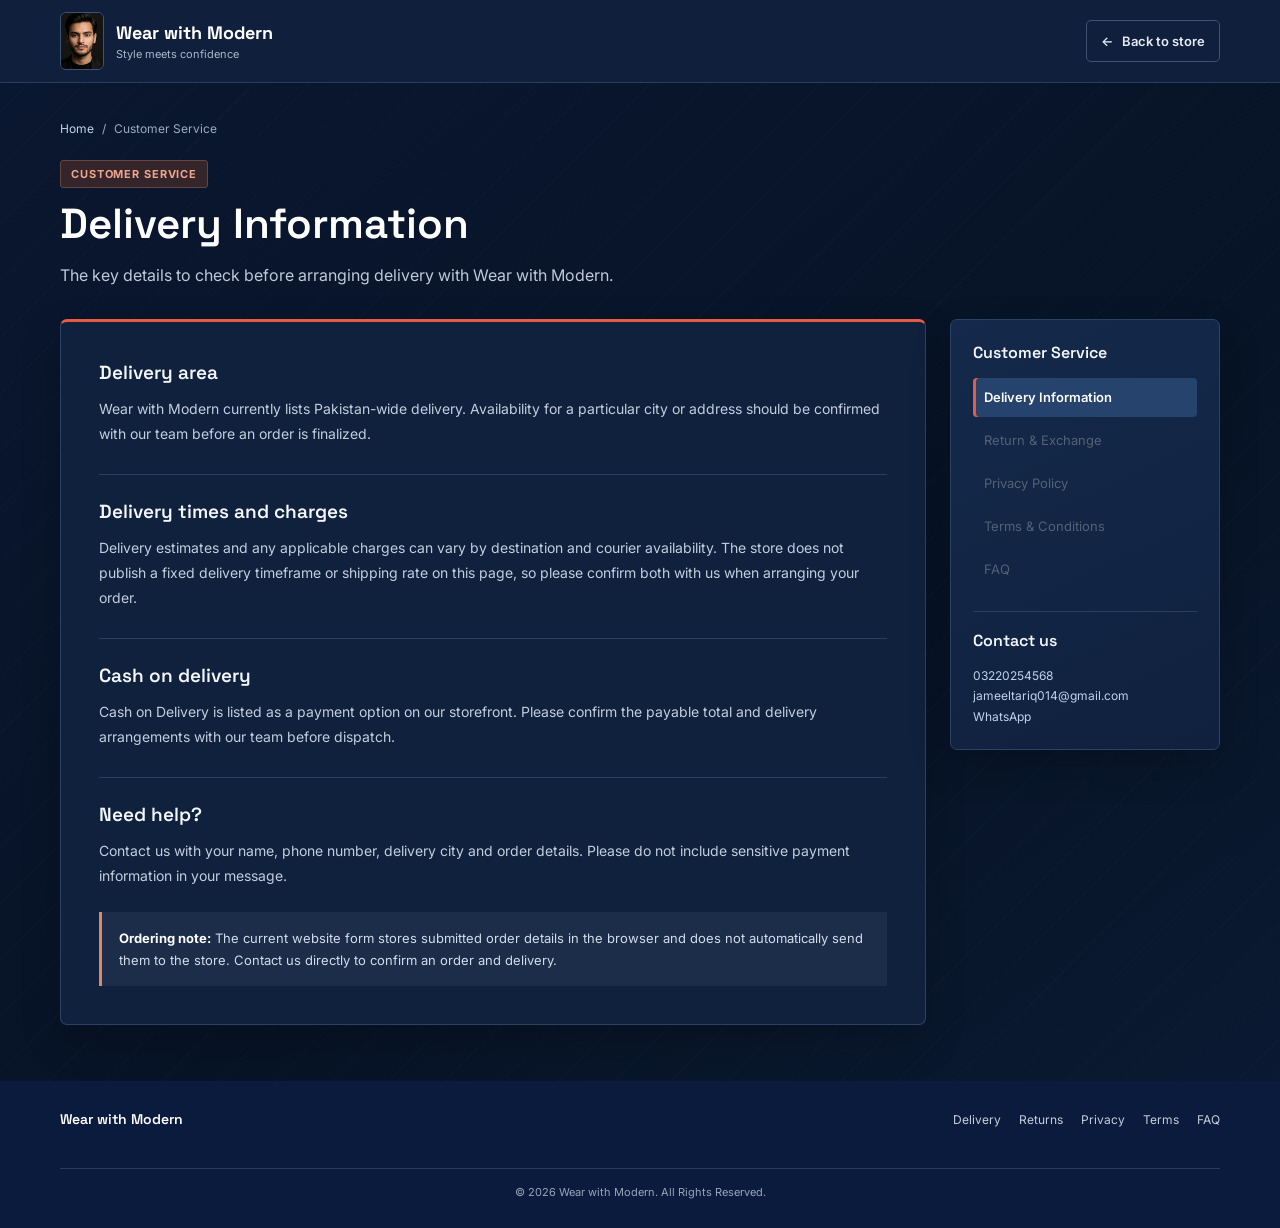
<file: delivery.html>
<!DOCTYPE html>
<html lang="en">
<head>
    <meta charset="UTF-8">
    <meta name="viewport" content="width=device-width, initial-scale=1.0">
    <meta name="description" content="Delivery information for Wear with Modern orders in Pakistan.">
    <title>Delivery Information | Wear with Modern</title>
    <link rel="preconnect" href="https://fonts.googleapis.com">
    <link rel="preconnect" href="https://fonts.gstatic.com" crossorigin>
    <link href="https://fonts.googleapis.com/css2?family=Inter:wght@400;500;600;700&family=Space+Grotesk:wght@500;600;700&display=swap" rel="stylesheet">
    <link rel="stylesheet" href="css/style.css">
    <link rel="stylesheet" href="css/service-pages.css">
</head>
<body class="service-page">
    <header class="service-header">
        <div class="service-header__inner">
            <a class="service-brand" href="index.html" aria-label="Wear with Modern home">
                <img src="assets/images/logo.jpeg" alt="">
                <span><span class="service-brand__name">Wear with Modern</span><span class="service-brand__tagline">Style meets confidence</span></span>
            </a>
            <a class="service-store-link" href="index.html"><span aria-hidden="true">&#8592;</span> Back to store</a>
        </div>
    </header>

    <main class="service-main">
        <nav class="service-breadcrumb" aria-label="Breadcrumb"><a href="index.html">Home</a><span aria-hidden="true">/</span><span>Customer Service</span></nav>
        <p class="service-eyebrow">Customer Service</p>
        <h1 class="service-title">Delivery Information</h1>
        <p class="service-lead">The key details to check before arranging delivery with Wear with Modern.</p>

        <div class="service-layout">
            <article class="service-article">
                <section>
                    <h2>Delivery area</h2>
                    <p>Wear with Modern currently lists Pakistan-wide delivery. Availability for a particular city or address should be confirmed with our team before an order is finalized.</p>
                </section>
                <section>
                    <h2>Delivery times and charges</h2>
                    <p>Delivery estimates and any applicable charges can vary by destination and courier availability. The store does not publish a fixed delivery timeframe or shipping rate on this page, so please confirm both with us when arranging your order.</p>
                </section>
                <section>
                    <h2>Cash on delivery</h2>
                    <p>Cash on Delivery is listed as a payment option on our storefront. Please confirm the payable total and delivery arrangements with our team before dispatch.</p>
                </section>
                <section>
                    <h2>Need help?</h2>
                    <p>Contact us with your name, phone number, delivery city and order details. Please do not include sensitive payment information in your message.</p>
                </section>
                <div class="service-callout"><strong>Ordering note:</strong> The current website form stores submitted order details in the browser and does not automatically send them to the store. Contact us directly to confirm an order and delivery.</div>
            </article>

            <aside class="service-sidebar" aria-label="Customer service navigation and contact details">
                <h2>Customer Service</h2>
                <nav class="service-nav" aria-label="Customer service pages">
                    <a href="delivery.html" aria-current="page">Delivery Information</a>
                    <a href="return.html">Return &amp; Exchange</a>
                    <a href="privacy.html">Privacy Policy</a>
                    <a href="terms.html">Terms &amp; Conditions</a>
                    <a href="faq.html">FAQ</a>
                </nav>
                <div class="service-sidebar__contact">
                    <h2>Contact us</h2>
                    <p><a href="tel:03220254568">03220254568</a><br><a href="mailto:jameeltariq014@gmail.com">jameeltariq014@gmail.com</a><br><a href="https://wa.me/923220254568" target="_blank" rel="noopener noreferrer">WhatsApp</a></p>
                </div>
            </aside>
        </div>
    </main>

    <footer class="service-footer">
        <div class="service-footer__inner">
            <a class="service-footer__brand" href="index.html">Wear with Modern</a>
            <nav class="service-footer__links" aria-label="Customer service pages"><a href="delivery.html">Delivery</a><a href="return.html">Returns</a><a href="privacy.html">Privacy</a><a href="terms.html">Terms</a><a href="faq.html">FAQ</a></nav>
        </div>
        <p class="service-copyright">&copy; 2026 Wear with Modern. All Rights Reserved.</p>
    </footer>
</body>
</html>
</file>
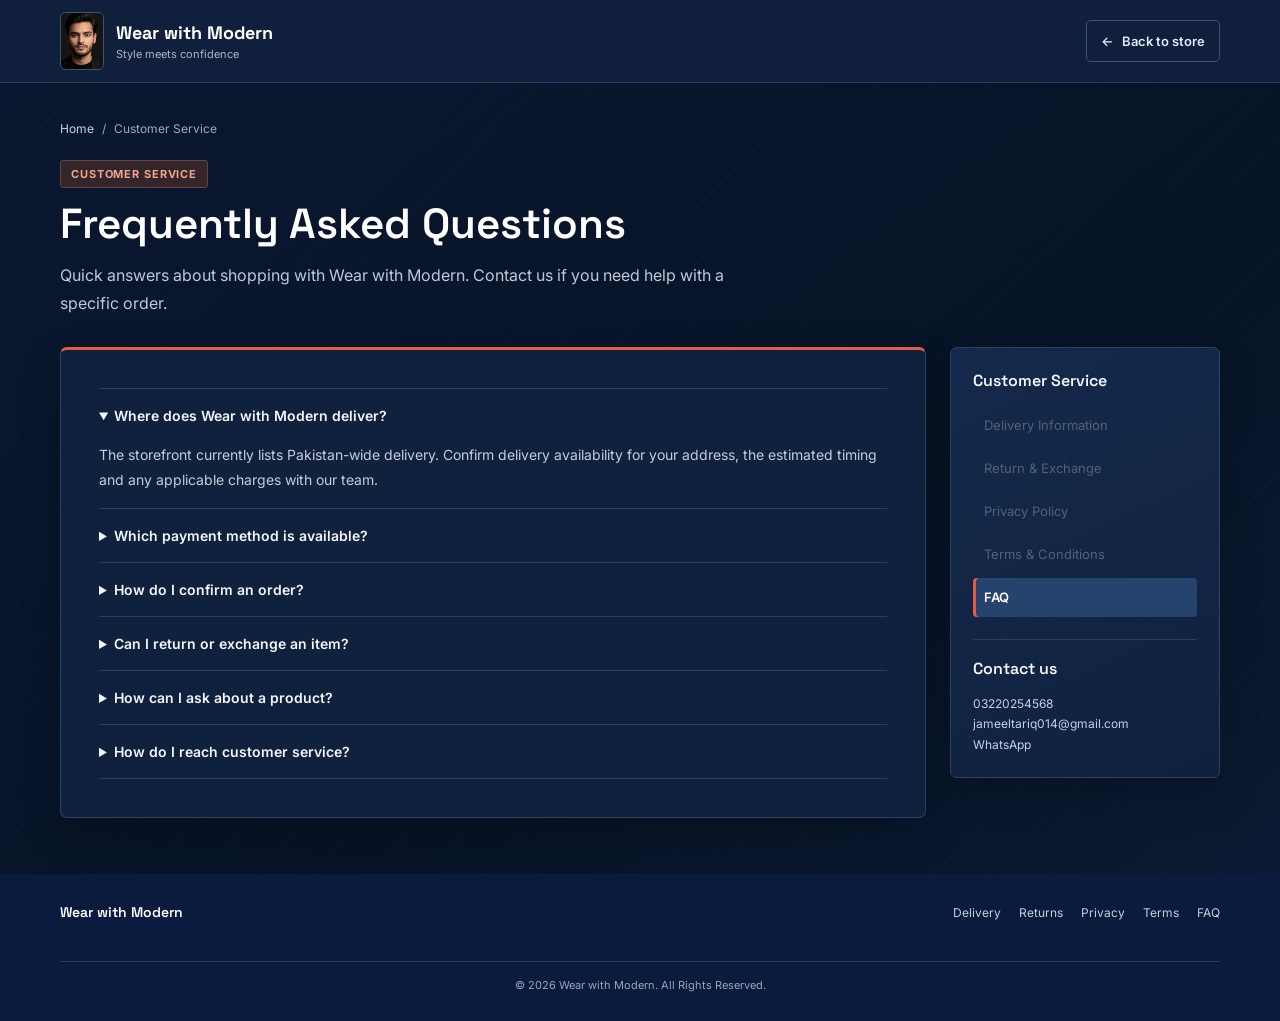
<file: faq.html>
<!DOCTYPE html>
<html lang="en">
<head>
    <meta charset="UTF-8">
    <meta name="viewport" content="width=device-width, initial-scale=1.0">
    <meta name="description" content="Frequently asked questions about Wear with Modern orders, delivery and returns.">
    <title>FAQ | Wear with Modern</title>
    <link rel="preconnect" href="https://fonts.googleapis.com">
    <link rel="preconnect" href="https://fonts.gstatic.com" crossorigin>
    <link href="https://fonts.googleapis.com/css2?family=Inter:wght@400;500;600;700&family=Space+Grotesk:wght@500;600;700&display=swap" rel="stylesheet">
    <link rel="stylesheet" href="css/style.css">
    <link rel="stylesheet" href="css/service-pages.css">
</head>
<body class="service-page">
    <header class="service-header">
        <div class="service-header__inner">
            <a class="service-brand" href="index.html" aria-label="Wear with Modern home">
                <img src="assets/images/logo.jpeg" alt="">
                <span><span class="service-brand__name">Wear with Modern</span><span class="service-brand__tagline">Style meets confidence</span></span>
            </a>
            <a class="service-store-link" href="index.html"><span aria-hidden="true">&#8592;</span> Back to store</a>
        </div>
    </header>

    <main class="service-main">
        <nav class="service-breadcrumb" aria-label="Breadcrumb"><a href="index.html">Home</a><span aria-hidden="true">/</span><span>Customer Service</span></nav>
        <p class="service-eyebrow">Customer Service</p>
        <h1 class="service-title">Frequently Asked Questions</h1>
        <p class="service-lead">Quick answers about shopping with Wear with Modern. Contact us if you need help with a specific order.</p>

        <div class="service-layout">
            <article class="service-article">
                <details open>
                    <summary>Where does Wear with Modern deliver?</summary>
                    <p>The storefront currently lists Pakistan-wide delivery. Confirm delivery availability for your address, the estimated timing and any applicable charges with our team.</p>
                </details>
                <details>
                    <summary>Which payment method is available?</summary>
                    <p>Cash on Delivery is listed on the storefront. Confirm the final payable amount and delivery arrangements before placing an order.</p>
                </details>
                <details>
                    <summary>How do I confirm an order?</summary>
                    <p>The current website form saves order details in the browser and does not automatically send them to the store. Contact us directly by phone, email or WhatsApp to arrange and confirm an order.</p>
                </details>
                <details>
                    <summary>Can I return or exchange an item?</summary>
                    <p>The store advertises a 7-day return policy. Contact us within 7 days of receiving your item. See <a href="return.html">Return &amp; Exchange</a> for the request steps and details that need to be confirmed.</p>
                </details>
                <details>
                    <summary>How can I ask about a product?</summary>
                    <p>Contact us with the product name and any relevant size or colour details. We can confirm current availability and product information.</p>
                </details>
                <details>
                    <summary>How do I reach customer service?</summary>
                    <p>Call <a href="tel:03220254568">03220254568</a>, email <a href="mailto:jameeltariq014@gmail.com">jameeltariq014@gmail.com</a>, or message us on <a href="https://wa.me/923220254568" target="_blank" rel="noopener noreferrer">WhatsApp</a>.</p>
                </details>
            </article>

            <aside class="service-sidebar" aria-label="Customer service navigation and contact details">
                <h2>Customer Service</h2>
                <nav class="service-nav" aria-label="Customer service pages">
                    <a href="delivery.html">Delivery Information</a>
                    <a href="return.html">Return &amp; Exchange</a>
                    <a href="privacy.html">Privacy Policy</a>
                    <a href="terms.html">Terms &amp; Conditions</a>
                    <a href="faq.html" aria-current="page">FAQ</a>
                </nav>
                <div class="service-sidebar__contact">
                    <h2>Contact us</h2>
                    <p><a href="tel:03220254568">03220254568</a><br><a href="mailto:jameeltariq014@gmail.com">jameeltariq014@gmail.com</a><br><a href="https://wa.me/923220254568" target="_blank" rel="noopener noreferrer">WhatsApp</a></p>
                </div>
            </aside>
        </div>
    </main>

    <footer class="service-footer">
        <div class="service-footer__inner">
            <a class="service-footer__brand" href="index.html">Wear with Modern</a>
            <nav class="service-footer__links" aria-label="Customer service pages"><a href="delivery.html">Delivery</a><a href="return.html">Returns</a><a href="privacy.html">Privacy</a><a href="terms.html">Terms</a><a href="faq.html">FAQ</a></nav>
        </div>
        <p class="service-copyright">&copy; 2026 Wear with Modern. All Rights Reserved.</p>
    </footer>
</body>
</html>
</file>
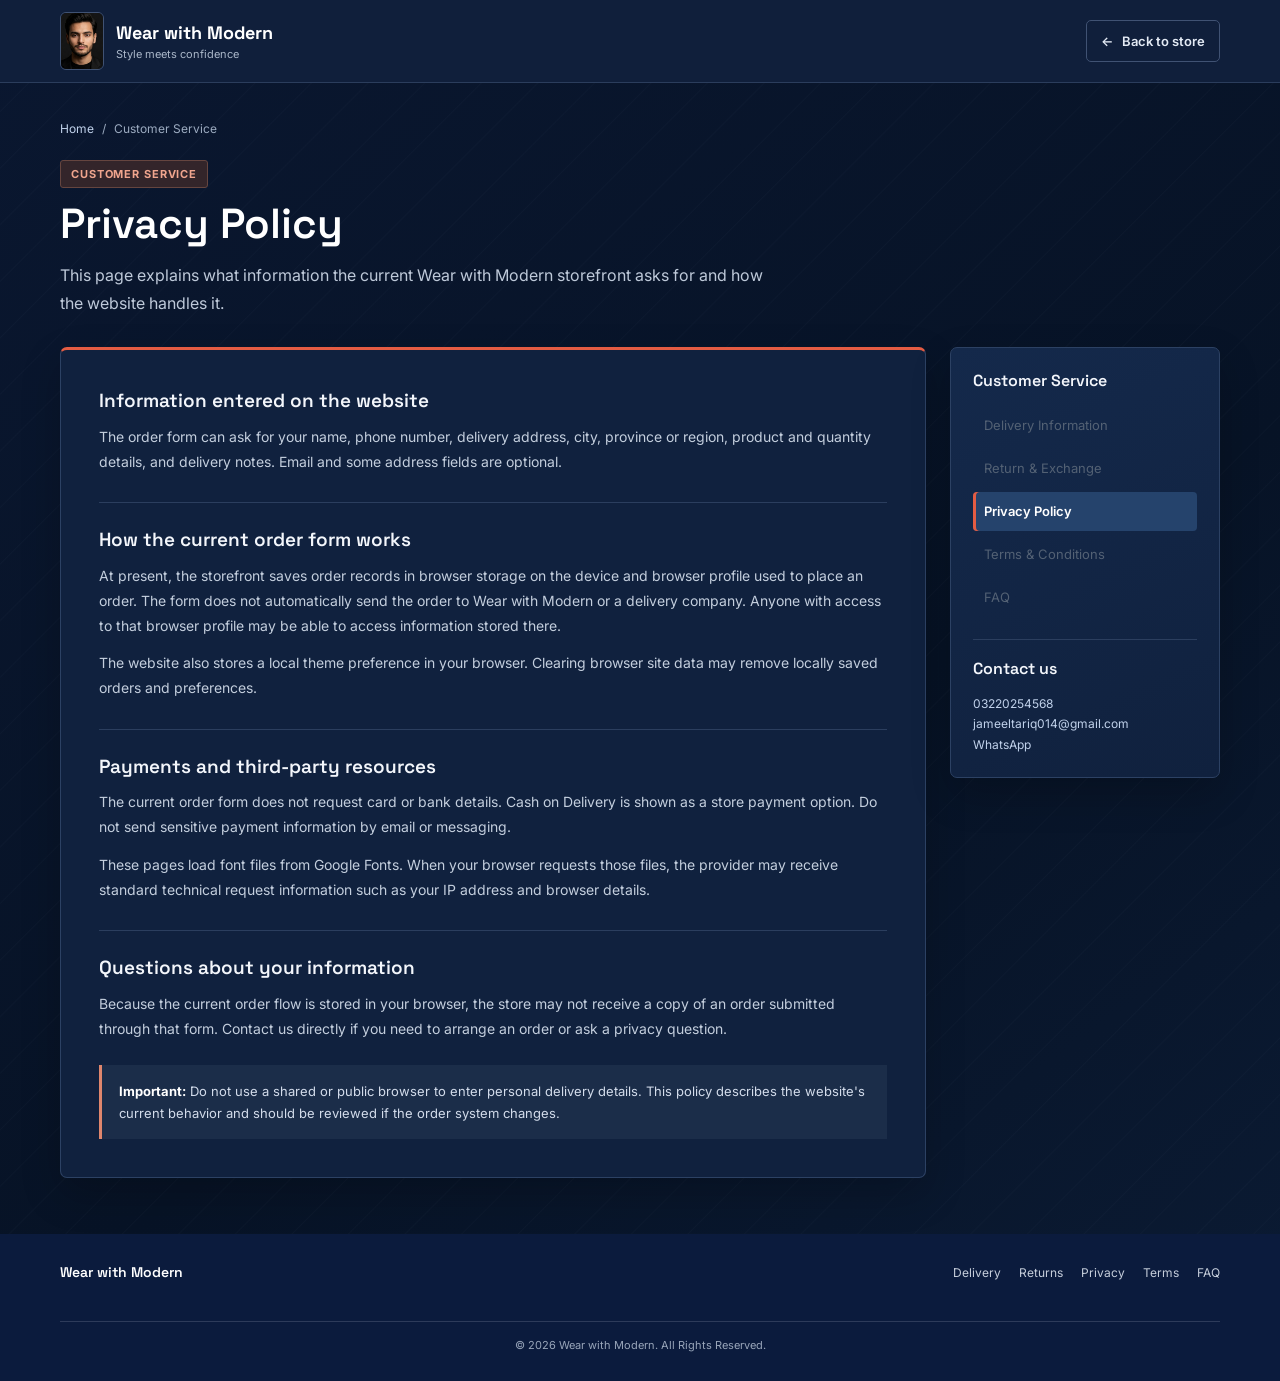
<file: privacy.html>
<!DOCTYPE html>
<html lang="en">
<head>
    <meta charset="UTF-8">
    <meta name="viewport" content="width=device-width, initial-scale=1.0">
    <meta name="description" content="How Wear with Modern handles information entered on this website.">
    <title>Privacy Policy | Wear with Modern</title>
    <link rel="preconnect" href="https://fonts.googleapis.com">
    <link rel="preconnect" href="https://fonts.gstatic.com" crossorigin>
    <link href="https://fonts.googleapis.com/css2?family=Inter:wght@400;500;600;700&family=Space+Grotesk:wght@500;600;700&display=swap" rel="stylesheet">
    <link rel="stylesheet" href="css/style.css">
    <link rel="stylesheet" href="css/service-pages.css">
</head>
<body class="service-page">
    <header class="service-header">
        <div class="service-header__inner">
            <a class="service-brand" href="index.html" aria-label="Wear with Modern home">
                <img src="assets/images/logo.jpeg" alt="">
                <span><span class="service-brand__name">Wear with Modern</span><span class="service-brand__tagline">Style meets confidence</span></span>
            </a>
            <a class="service-store-link" href="index.html"><span aria-hidden="true">&#8592;</span> Back to store</a>
        </div>
    </header>

    <main class="service-main">
        <nav class="service-breadcrumb" aria-label="Breadcrumb"><a href="index.html">Home</a><span aria-hidden="true">/</span><span>Customer Service</span></nav>
        <p class="service-eyebrow">Customer Service</p>
        <h1 class="service-title">Privacy Policy</h1>
        <p class="service-lead">This page explains what information the current Wear with Modern storefront asks for and how the website handles it.</p>

        <div class="service-layout">
            <article class="service-article">
                <section>
                    <h2>Information entered on the website</h2>
                    <p>The order form can ask for your name, phone number, delivery address, city, province or region, product and quantity details, and delivery notes. Email and some address fields are optional.</p>
                </section>
                <section>
                    <h2>How the current order form works</h2>
                    <p>At present, the storefront saves order records in browser storage on the device and browser profile used to place an order. The form does not automatically send the order to Wear with Modern or a delivery company. Anyone with access to that browser profile may be able to access information stored there.</p>
                    <p>The website also stores a local theme preference in your browser. Clearing browser site data may remove locally saved orders and preferences.</p>
                </section>
                <section>
                    <h2>Payments and third-party resources</h2>
                    <p>The current order form does not request card or bank details. Cash on Delivery is shown as a store payment option. Do not send sensitive payment information by email or messaging.</p>
                    <p>These pages load font files from Google Fonts. When your browser requests those files, the provider may receive standard technical request information such as your IP address and browser details.</p>
                </section>
                <section>
                    <h2>Questions about your information</h2>
                    <p>Because the current order flow is stored in your browser, the store may not receive a copy of an order submitted through that form. Contact us directly if you need to arrange an order or ask a privacy question.</p>
                </section>
                <div class="service-callout"><strong>Important:</strong> Do not use a shared or public browser to enter personal delivery details. This policy describes the website's current behavior and should be reviewed if the order system changes.</div>
            </article>

            <aside class="service-sidebar" aria-label="Customer service navigation and contact details">
                <h2>Customer Service</h2>
                <nav class="service-nav" aria-label="Customer service pages">
                    <a href="delivery.html">Delivery Information</a>
                    <a href="return.html">Return &amp; Exchange</a>
                    <a href="privacy.html" aria-current="page">Privacy Policy</a>
                    <a href="terms.html">Terms &amp; Conditions</a>
                    <a href="faq.html">FAQ</a>
                </nav>
                <div class="service-sidebar__contact">
                    <h2>Contact us</h2>
                    <p><a href="tel:03220254568">03220254568</a><br><a href="mailto:jameeltariq014@gmail.com">jameeltariq014@gmail.com</a><br><a href="https://wa.me/923220254568" target="_blank" rel="noopener noreferrer">WhatsApp</a></p>
                </div>
            </aside>
        </div>
    </main>

    <footer class="service-footer">
        <div class="service-footer__inner">
            <a class="service-footer__brand" href="index.html">Wear with Modern</a>
            <nav class="service-footer__links" aria-label="Customer service pages"><a href="delivery.html">Delivery</a><a href="return.html">Returns</a><a href="privacy.html">Privacy</a><a href="terms.html">Terms</a><a href="faq.html">FAQ</a></nav>
        </div>
        <p class="service-copyright">&copy; 2026 Wear with Modern. All Rights Reserved.</p>
    </footer>
</body>
</html>
</file>
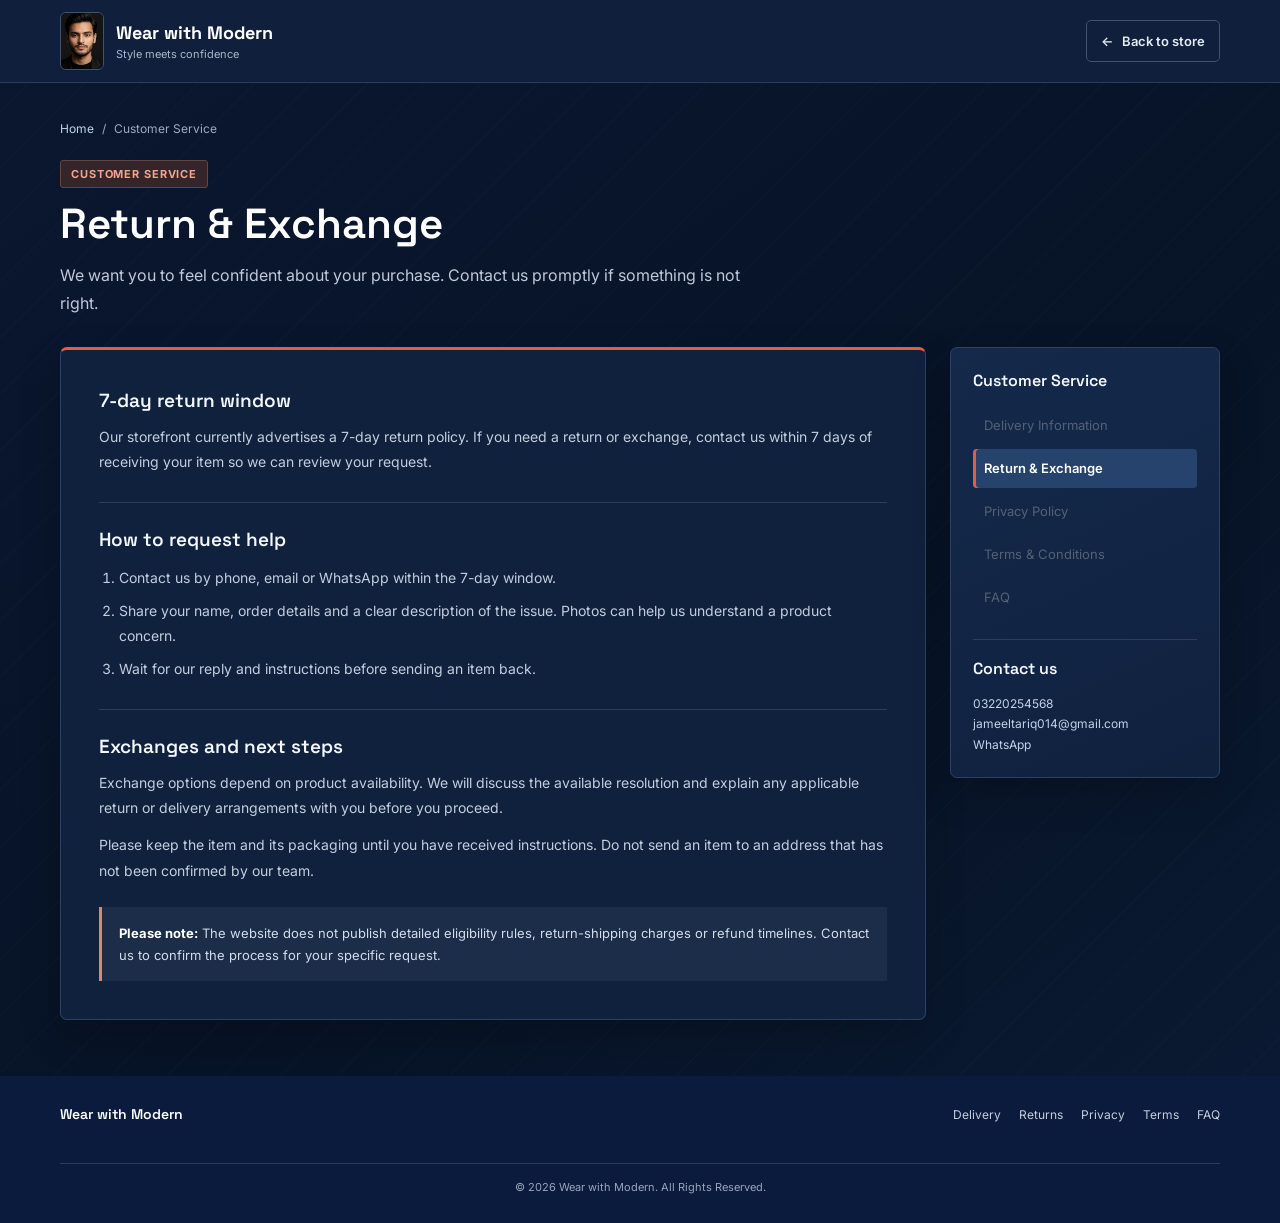
<file: return.html>
<!DOCTYPE html>
<html lang="en">
<head>
    <meta charset="UTF-8">
    <meta name="viewport" content="width=device-width, initial-scale=1.0">
    <meta name="description" content="Learn how to request a return or exchange from Wear with Modern.">
    <title>Return &amp; Exchange | Wear with Modern</title>
    <link rel="preconnect" href="https://fonts.googleapis.com">
    <link rel="preconnect" href="https://fonts.gstatic.com" crossorigin>
    <link href="https://fonts.googleapis.com/css2?family=Inter:wght@400;500;600;700&family=Space+Grotesk:wght@500;600;700&display=swap" rel="stylesheet">
    <link rel="stylesheet" href="css/style.css">
    <link rel="stylesheet" href="css/service-pages.css">
</head>
<body class="service-page">
    <header class="service-header">
        <div class="service-header__inner">
            <a class="service-brand" href="index.html" aria-label="Wear with Modern home">
                <img src="assets/images/logo.jpeg" alt="">
                <span><span class="service-brand__name">Wear with Modern</span><span class="service-brand__tagline">Style meets confidence</span></span>
            </a>
            <a class="service-store-link" href="index.html"><span aria-hidden="true">&#8592;</span> Back to store</a>
        </div>
    </header>

    <main class="service-main">
        <nav class="service-breadcrumb" aria-label="Breadcrumb"><a href="index.html">Home</a><span aria-hidden="true">/</span><span>Customer Service</span></nav>
        <p class="service-eyebrow">Customer Service</p>
        <h1 class="service-title">Return &amp; Exchange</h1>
        <p class="service-lead">We want you to feel confident about your purchase. Contact us promptly if something is not right.</p>

        <div class="service-layout">
            <article class="service-article">
                <section>
                    <h2>7-day return window</h2>
                    <p>Our storefront currently advertises a 7-day return policy. If you need a return or exchange, contact us within 7 days of receiving your item so we can review your request.</p>
                </section>
                <section>
                    <h2>How to request help</h2>
                    <ol>
                        <li>Contact us by phone, email or WhatsApp within the 7-day window.</li>
                        <li>Share your name, order details and a clear description of the issue. Photos can help us understand a product concern.</li>
                        <li>Wait for our reply and instructions before sending an item back.</li>
                    </ol>
                </section>
                <section>
                    <h2>Exchanges and next steps</h2>
                    <p>Exchange options depend on product availability. We will discuss the available resolution and explain any applicable return or delivery arrangements with you before you proceed.</p>
                    <p>Please keep the item and its packaging until you have received instructions. Do not send an item to an address that has not been confirmed by our team.</p>
                </section>
                <div class="service-callout"><strong>Please note:</strong> The website does not publish detailed eligibility rules, return-shipping charges or refund timelines. Contact us to confirm the process for your specific request.</div>
            </article>

            <aside class="service-sidebar" aria-label="Customer service navigation and contact details">
                <h2>Customer Service</h2>
                <nav class="service-nav" aria-label="Customer service pages">
                    <a href="delivery.html">Delivery Information</a>
                    <a href="return.html" aria-current="page">Return &amp; Exchange</a>
                    <a href="privacy.html">Privacy Policy</a>
                    <a href="terms.html">Terms &amp; Conditions</a>
                    <a href="faq.html">FAQ</a>
                </nav>
                <div class="service-sidebar__contact">
                    <h2>Contact us</h2>
                    <p><a href="tel:03220254568">03220254568</a><br><a href="mailto:jameeltariq014@gmail.com">jameeltariq014@gmail.com</a><br><a href="https://wa.me/923220254568" target="_blank" rel="noopener noreferrer">WhatsApp</a></p>
                </div>
            </aside>
        </div>
    </main>

    <footer class="service-footer">
        <div class="service-footer__inner">
            <a class="service-footer__brand" href="index.html">Wear with Modern</a>
            <nav class="service-footer__links" aria-label="Customer service pages"><a href="delivery.html">Delivery</a><a href="return.html">Returns</a><a href="privacy.html">Privacy</a><a href="terms.html">Terms</a><a href="faq.html">FAQ</a></nav>
        </div>
        <p class="service-copyright">&copy; 2026 Wear with Modern. All Rights Reserved.</p>
    </footer>
</body>
</html>
</file>
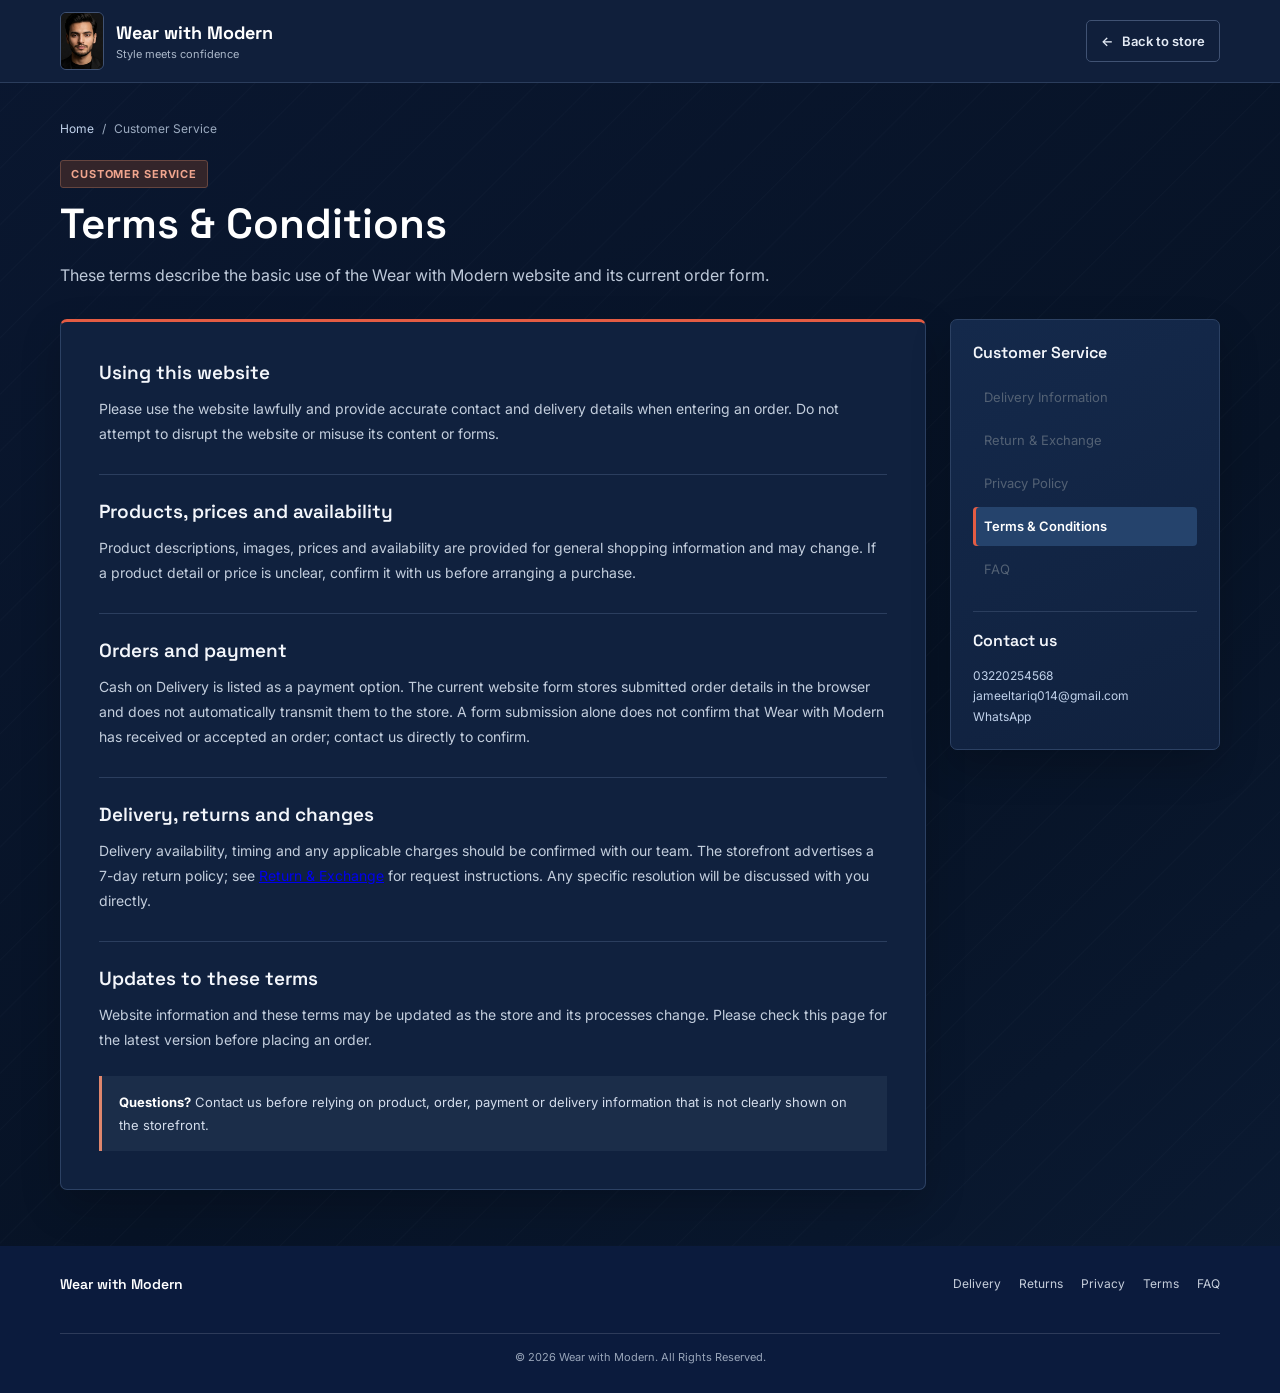
<file: terms.html>
<!DOCTYPE html>
<html lang="en">
<head>
    <meta charset="UTF-8">
    <meta name="viewport" content="width=device-width, initial-scale=1.0">
    <meta name="description" content="Terms for using the Wear with Modern storefront and order form.">
    <title>Terms &amp; Conditions | Wear with Modern</title>
    <link rel="preconnect" href="https://fonts.googleapis.com">
    <link rel="preconnect" href="https://fonts.gstatic.com" crossorigin>
    <link href="https://fonts.googleapis.com/css2?family=Inter:wght@400;500;600;700&family=Space+Grotesk:wght@500;600;700&display=swap" rel="stylesheet">
    <link rel="stylesheet" href="css/style.css">
    <link rel="stylesheet" href="css/service-pages.css">
</head>
<body class="service-page">
    <header class="service-header">
        <div class="service-header__inner">
            <a class="service-brand" href="index.html" aria-label="Wear with Modern home">
                <img src="assets/images/logo.jpeg" alt="">
                <span><span class="service-brand__name">Wear with Modern</span><span class="service-brand__tagline">Style meets confidence</span></span>
            </a>
            <a class="service-store-link" href="index.html"><span aria-hidden="true">&#8592;</span> Back to store</a>
        </div>
    </header>

    <main class="service-main">
        <nav class="service-breadcrumb" aria-label="Breadcrumb"><a href="index.html">Home</a><span aria-hidden="true">/</span><span>Customer Service</span></nav>
        <p class="service-eyebrow">Customer Service</p>
        <h1 class="service-title">Terms &amp; Conditions</h1>
        <p class="service-lead">These terms describe the basic use of the Wear with Modern website and its current order form.</p>

        <div class="service-layout">
            <article class="service-article">
                <section>
                    <h2>Using this website</h2>
                    <p>Please use the website lawfully and provide accurate contact and delivery details when entering an order. Do not attempt to disrupt the website or misuse its content or forms.</p>
                </section>
                <section>
                    <h2>Products, prices and availability</h2>
                    <p>Product descriptions, images, prices and availability are provided for general shopping information and may change. If a product detail or price is unclear, confirm it with us before arranging a purchase.</p>
                </section>
                <section>
                    <h2>Orders and payment</h2>
                    <p>Cash on Delivery is listed as a payment option. The current website form stores submitted order details in the browser and does not automatically transmit them to the store. A form submission alone does not confirm that Wear with Modern has received or accepted an order; contact us directly to confirm.</p>
                </section>
                <section>
                    <h2>Delivery, returns and changes</h2>
                    <p>Delivery availability, timing and any applicable charges should be confirmed with our team. The storefront advertises a 7-day return policy; see <a href="return.html">Return &amp; Exchange</a> for request instructions. Any specific resolution will be discussed with you directly.</p>
                </section>
                <section>
                    <h2>Updates to these terms</h2>
                    <p>Website information and these terms may be updated as the store and its processes change. Please check this page for the latest version before placing an order.</p>
                </section>
                <div class="service-callout"><strong>Questions?</strong> Contact us before relying on product, order, payment or delivery information that is not clearly shown on the storefront.</div>
            </article>

            <aside class="service-sidebar" aria-label="Customer service navigation and contact details">
                <h2>Customer Service</h2>
                <nav class="service-nav" aria-label="Customer service pages">
                    <a href="delivery.html">Delivery Information</a>
                    <a href="return.html">Return &amp; Exchange</a>
                    <a href="privacy.html">Privacy Policy</a>
                    <a href="terms.html" aria-current="page">Terms &amp; Conditions</a>
                    <a href="faq.html">FAQ</a>
                </nav>
                <div class="service-sidebar__contact">
                    <h2>Contact us</h2>
                    <p><a href="tel:03220254568">03220254568</a><br><a href="mailto:jameeltariq014@gmail.com">jameeltariq014@gmail.com</a><br><a href="https://wa.me/923220254568" target="_blank" rel="noopener noreferrer">WhatsApp</a></p>
                </div>
            </aside>
        </div>
    </main>

    <footer class="service-footer">
        <div class="service-footer__inner">
            <a class="service-footer__brand" href="index.html">Wear with Modern</a>
            <nav class="service-footer__links" aria-label="Customer service pages"><a href="delivery.html">Delivery</a><a href="return.html">Returns</a><a href="privacy.html">Privacy</a><a href="terms.html">Terms</a><a href="faq.html">FAQ</a></nav>
        </div>
        <p class="service-copyright">&copy; 2026 Wear with Modern. All Rights Reserved.</p>
    </footer>
</body>
</html>
</file>
<file: css/style.css>
/* Smooth transitions for theme switching. */
body {
    transition: background-color 0.3s ease, color 0.3s ease;
}

html {
    scroll-behavior: smooth;
}

#about.about-section {
    border-color: #d8cec2;
    background-color: #f4f0e9;
    background-image: repeating-linear-gradient(135deg, transparent 0, transparent 34px, rgba(104, 82, 63, 0.025) 35px, transparent 36px), linear-gradient(115deg, #faf8f3 0%, #f2ede5 58%, #eae3da 100%);
    color: #202522;
}

html.dark #about.about-section {
    border-color: #35404a;
    background-color: #151d24;
    background-image: repeating-linear-gradient(135deg, transparent 0, transparent 34px, rgba(226, 181, 151, 0.025) 35px, transparent 36px), linear-gradient(115deg, #151d24 0%, #1a2731 58%, #222d36 100%);
    color: #f4f0e9;
}

#about .about-section__eyebrow {
    display: flex;
    align-items: center;
    gap: 10px;
    margin: 0;
    color: #a94f38;
    font-size: 11px;
    font-weight: 700;
    text-transform: uppercase;
}

#about .about-section__eyebrow::before {
    width: 26px;
    height: 1px;
    background: currentColor;
    content: "";
}

html.dark #about .about-section__eyebrow {
    color: #efa88e;
}

#about .about-section__title {
    margin: 16px 0 0;
    color: #202522;
    font-family: "Space Grotesk", sans-serif;
    font-size: 38px;
    font-weight: 600;
    line-height: 1.12;
}

html.dark #about .about-section__title,
html.dark #about .about-section__reasons-title {
    color: #fffaf4;
}

#about .about-section__tagline {
    margin: 12px 0 0;
    color: #a94f38;
    font-size: 17px;
    font-weight: 600;
}

html.dark #about .about-section__tagline {
    color: #efb49c;
}

#about .about-section__copy {
    margin: 18px 0 0;
    color: #535b58;
    font-size: 15px;
    line-height: 1.85;
}

#about .about-section__copy strong {
    color: #252d2a;
    font-weight: 700;
}

html.dark #about .about-section__copy {
    color: #c7cfce;
}

html.dark #about .about-section__copy strong {
    color: #fffaf4;
}

#about .about-section__reasons {
    border-left: 1px solid #d5c9bc;
    padding-left: 32px;
}

html.dark #about .about-section__reasons {
    border-color: #3a4953;
}

#about .about-section__reasons-title {
    margin: 0;
    color: #252d2a;
    font-family: "Space Grotesk", sans-serif;
    font-size: 20px;
    font-weight: 600;
}

#about .about-section__benefits {
    column-gap: 24px;
}

#about .about-section__benefit {
    display: flex;
    align-items: center;
    gap: 11px;
    min-height: 48px;
    border-bottom: 1px solid rgba(111, 102, 91, 0.18);
    color: #434c49;
    font-size: 13px;
    font-weight: 500;
}

#about .about-section__benefit i {
    width: 17px;
    color: #b85c43;
    text-align: center;
}

html.dark #about .about-section__benefit {
    border-color: rgba(220, 224, 220, 0.12);
    color: #d4dcda;
}

html.dark #about .about-section__benefit i {
    color: #e9a188;
}

#about .about-section__signature {
    margin: 24px 0 0;
    padding-top: 18px;
    border-top: 1px solid #d5c9bc;
    color: #333b37;
    font-size: 15px;
    font-weight: 600;
    line-height: 1.6;
}

#about .about-section__signature span {
    display: block;
    margin-top: 5px;
    color: #a94f38;
    font-size: 11px;
    font-weight: 700;
    text-transform: uppercase;
}

html.dark #about .about-section__signature {
    border-color: #3a4953;
    color: #f4f0e9;
}

html.dark #about .about-section__signature span {
    color: #efb49c;
}

@media (max-width: 767px) {
    #about .about-section__title {
        font-size: 30px;
    }

    #about .about-section__reasons {
        border-top: 1px solid #d5c9bc;
        border-left: 0;
        padding: 24px 0 0;
    }

    #about .about-section__signature {
        padding-right: 66px;
    }

    html.dark #about .about-section__reasons {
        border-color: #3a4953;
    }
}

.hero-banner {
    --hero-ink: #17191a;
    position: relative;
    overflow: hidden;
    color: #fff;
    background: var(--hero-ink);
}

.hero-banner__photo {
    position: absolute;
    inset: 0 0 58px 48%;
    overflow: hidden;
    background: #775540;
}

.hero-banner__photo::after {
    position: absolute;
    inset: 0;
    content: "";
    background: linear-gradient(90deg, var(--hero-ink) 0%, rgba(23, 25, 26, 0.72) 7%, transparent 44%), linear-gradient(0deg, rgba(23, 25, 26, 0.24), transparent 34%);
}

.hero-banner__photo img {
    display: block;
    width: 100%;
    height: 100%;
    object-fit: cover;
    object-position: center 34%;
    animation: hero-photo-drift 18s ease-in-out infinite alternate;
}

@keyframes hero-photo-drift {
    from {
        transform: scale(1.04) translateX(0);
    }

    to {
        transform: scale(1.12) translateX(-1.5%);
    }
}

.hero-banner__inner {
    position: relative;
    z-index: 1;
    display: grid;
    grid-template-columns: minmax(0, 1fr) minmax(0, 0.9fr);
    align-items: center;
    width: min(100% - 64px, 1280px);
    min-height: 660px;
    margin: 0 auto;
}

.hero-banner__copy {
    max-width: 620px;
    padding: 76px 0 92px;
}

.hero-banner__eyebrow {
    display: flex;
    align-items: center;
    gap: 12px;
    margin: 0;
    color: #f0a58e;
    font-size: 12px;
    font-weight: 700;
    text-transform: uppercase;
}

.hero-banner__eyebrow > span:first-child {
    width: 28px;
    height: 1px;
    background: currentColor;
}

.hero-banner__eyebrow-note {
    color: rgba(255, 255, 255, 0.58);
    font-size: 10px;
    font-weight: 500;
}

.hero-banner__copy h1 {
    max-width: 650px;
    margin: 28px 0 0;
    font-family: "Space Grotesk", "DM Sans", sans-serif;
    font-size: 72px;
    font-weight: 600;
    line-height: 0.99;
}

.hero-banner__copy h1 em {
    color: #e9a188;
    font-style: normal;
}

.hero-banner__description {
    max-width: 410px;
    margin: 24px 0 0;
    color: rgba(255, 255, 255, 0.76);
    font-size: 16px;
    line-height: 1.7;
}

.hero-banner__button {
    display: inline-flex;
    align-items: center;
    gap: 20px;
    min-height: 52px;
    margin-top: 32px;
    padding: 0 20px;
    color: var(--hero-ink);
    background: #f5f1eb;
    font-size: 14px;
    font-weight: 700;
    text-decoration: none;
    transition: background-color 180ms ease, transform 180ms ease;
}

.hero-banner__button:hover {
    transform: translateY(-2px);
    background: #e9a188;
}

.hero-banner__button:focus-visible {
    outline: 2px solid #fff;
    outline-offset: 4px;
}

.hero-banner__photo-note {
    align-self: end;
    justify-self: end;
    display: flex;
    gap: 28px;
    margin: 0 0 26px;
    color: #fff;
    font-size: 11px;
    font-weight: 600;
    text-shadow: 0 1px 8px rgba(0, 0, 0, 0.65);
}

.hero-banner__photo-note span {
    color: rgba(255, 255, 255, 0.75);
}

.hero-banner__ticker {
    position: relative;
    z-index: 2;
    display: flex;
    align-items: center;
    height: 58px;
    overflow: hidden;
    color: #252322;
    background: #f3eee8;
}

.hero-banner__ticker-track {
    display: flex;
    flex: 0 0 auto;
    align-items: center;
    gap: 30px;
    min-width: max-content;
    animation: hero-marquee 28s linear infinite;
}

.hero-banner__ticker-track span {
    font-family: "Space Grotesk", "DM Sans", sans-serif;
    font-size: 13px;
    font-weight: 700;
    text-transform: uppercase;
}

.hero-banner__ticker-track b {
    color: #d77f68;
    font-size: 17px;
}

@keyframes hero-marquee {
    to {
        transform: translateX(-50%);
    }
}

@media (max-width: 760px) {
    .hero-banner__photo {
        inset: 0 0 58px;
    }

    .hero-banner__photo::after {
        background: linear-gradient(90deg, rgba(23, 25, 26, 0.88), rgba(23, 25, 26, 0.28)), linear-gradient(0deg, var(--hero-ink) 0%, transparent 48%);
    }

    .hero-banner__photo img {
        object-position: 58% 35%;
    }

    .hero-banner__inner {
        display: block;
        width: min(100% - 40px, 600px);
        min-height: 620px;
    }

    .hero-banner__copy {
        padding: 112px 0 132px;
    }

    .hero-banner__copy h1 {
        font-size: 54px;
    }

    .hero-banner__photo-note {
        display: none;
    }
}

@media (max-width: 420px) {
    .hero-banner__eyebrow-note {
        display: none;
    }

    .hero-banner__copy h1 {
        font-size: 48px;
    }
}

@media (prefers-reduced-motion: reduce) {
    .hero-banner__ticker-track {
        animation: none;
    }

    .hero-banner__photo img {
        animation: none;
    }

    .hero-banner__button {
        transition: none;
    }
}
</file>
<file: css/service-pages.css>
.service-page {
    display: flex;
    min-height: 100vh;
    flex-direction: column;
    margin: 0;
    color: #e4eaf3;
    background-color: #071326;
    background-image: repeating-linear-gradient(135deg, transparent 0, transparent 38px, rgba(180, 199, 226, 0.025) 39px, transparent 40px), linear-gradient(145deg, #0a1730 0%, #071326 58%, #0b1b34 100%);
    font-family: "Inter", Arial, sans-serif;
}

.service-header {
    border-bottom: 1px solid #2b3d5c;
    background: #101f3b;
}

.service-header__inner,
.service-main,
.service-footer__inner,
.service-copyright {
    width: min(1160px, calc(100% - 40px));
    margin-right: auto;
    margin-left: auto;
}

.service-header__inner {
    display: flex;
    min-height: 82px;
    align-items: center;
    justify-content: space-between;
    gap: 20px;
}

.service-brand {
    display: inline-flex;
    min-width: 0;
    align-items: center;
    gap: 12px;
    color: #fff;
    text-decoration: none;
}

.service-brand img {
    width: 42px;
    height: 56px;
    border: 1px solid #405273;
    border-radius: 6px;
    background: #fff;
    object-fit: cover;
}

.service-brand__name {
    display: block;
    font-family: "Space Grotesk", sans-serif;
    font-size: 18px;
    font-weight: 700;
}

.service-brand__tagline {
    display: block;
    margin-top: 3px;
    color: #aab7c9;
    font-size: 11px;
}

.service-store-link {
    display: inline-flex;
    min-height: 40px;
    align-items: center;
    gap: 9px;
    padding: 0 14px;
    border: 1px solid #405273;
    border-radius: 5px;
    color: #e3eaf4;
    font-size: 13px;
    font-weight: 600;
    text-decoration: none;
    transition: background-color 160ms ease, border-color 160ms ease;
}

.service-store-link:hover {
    border-color: #647a9d;
    background: #1d3458;
}

.service-main {
    flex: 1;
    padding-top: 38px;
    padding-bottom: 56px;
    position: relative;
}

.service-breadcrumb {
    display: flex;
    flex-wrap: wrap;
    align-items: center;
    gap: 8px;
    margin-bottom: 24px;
    color: #9cabc0;
    font-size: 12px;
}

.service-breadcrumb a {
    color: #c1d2eb;
    text-decoration: none;
}

.service-breadcrumb a:hover {
    text-decoration: underline;
}

.service-eyebrow {
    display: inline-flex;
    margin: 0 0 12px;
    padding: 6px 10px;
    border: 1px solid #65453f;
    border-radius: 3px;
    background: #33252a;
    color: #f0a58e;
    font-size: 11px;
    font-weight: 700;
    letter-spacing: 0.08em;
    text-transform: uppercase;
}

.service-title {
    margin: 0;
    color: #fff;
    font-family: "Space Grotesk", sans-serif;
    font-size: clamp(30px, 4vw, 42px);
    font-weight: 600;
    letter-spacing: 0;
    line-height: 1.12;
    text-wrap: balance;
}

.service-lead {
    max-width: 720px;
    margin: 14px 0 30px;
    color: #bec9d9;
    font-size: 16px;
    line-height: 1.75;
}

.service-layout {
    display: grid;
    grid-template-columns: minmax(0, 1fr) 270px;
    align-items: start;
    gap: 24px;
}

.service-article,
.service-sidebar {
    border: 1px solid #2c4163;
    border-radius: 7px;
    background: #10213e;
    box-shadow: 0 16px 40px rgba(0, 0, 0, 0.2);
}

.service-article {
    border-top: 3px solid #e45c43;
    padding: clamp(22px, 4vw, 38px);
}

.service-article section + section {
    margin-top: 28px;
    padding-top: 24px;
    border-top: 1px solid #2b3e5e;
}

.service-article h2 {
    margin: 0 0 10px;
    color: #f3f6fb;
    font-family: "Space Grotesk", sans-serif;
    font-size: 19px;
    font-weight: 600;
    line-height: 1.35;
}

.service-article p,
.service-article li {
    color: #c3cedd;
    font-size: 14px;
    line-height: 1.8;
}

.service-article p {
    margin: 0 0 12px;
}

.service-article p:last-child {
    margin-bottom: 0;
}

.service-article ul,
.service-article ol {
    display: grid;
    gap: 8px;
    margin: 12px 0 0;
    padding-left: 20px;
}

.service-callout {
    margin-top: 24px;
    padding: 15px 17px;
    border-left: 3px solid #df866d;
    background: #1b2d49;
    color: #d3dceb;
    font-size: 13px;
    line-height: 1.7;
}

.service-callout strong {
    color: #fff;
}

.service-sidebar {
    padding: 22px;
    background: linear-gradient(155deg, #14294b 0%, #10213e 100%);
}

.service-sidebar h2 {
    margin: 0 0 14px;
    color: #f3f6fb;
    font-family: "Space Grotesk", sans-serif;
    font-size: 16px;
    font-weight: 600;
    line-height: 1.4;
}

.service-nav {
    display: grid;
    gap: 4px;
}

.service-nav a {
    padding: 10px 11px;
    border-radius: 4px;
    color: #536174;
    font-size: 13px;
    line-height: 1.45;
    text-decoration: none;
    transition: color 160ms ease, background-color 160ms ease;
}

.service-nav a:hover {
    background: #20395f;
    color: #fff;
}

.service-nav a[aria-current="page"] {
    background: #25436c;
    box-shadow: inset 3px 0 #e45c43;
    color: #fff;
    font-weight: 600;
}

.service-sidebar__contact {
    margin-top: 22px;
    padding-top: 18px;
    border-top: 1px solid #2b3e5e;
}

.service-sidebar__contact p {
    margin: 7px 0 0;
    color: #b3c0d2;
    font-size: 12px;
    line-height: 1.7;
    overflow-wrap: anywhere;
}

.service-sidebar__contact a {
    color: #c1d2eb;
    text-decoration: none;
}

.service-sidebar__contact a:hover {
    text-decoration: underline;
}

.service-article details {
    border-bottom: 1px solid #2b3e5e;
}

.service-article details:first-child {
    border-top: 1px solid #2b3e5e;
}

.service-article summary {
    padding: 16px 28px 16px 0;
    color: #f3f6fb;
    cursor: pointer;
    font-size: 14px;
    font-weight: 600;
    line-height: 1.5;
}

.service-article details p {
    padding: 0 0 16px;
}

.service-footer {
    margin-top: auto;
    color: #c6cedb;
    background: #0b1b3d;
}

.service-footer__inner {
    display: flex;
    min-height: 76px;
    align-items: center;
    justify-content: space-between;
    gap: 20px;
}

.service-footer__brand {
    color: #fff;
    font-family: "Space Grotesk", sans-serif;
    font-size: 14px;
    font-weight: 600;
    text-decoration: none;
}

.service-footer__links {
    display: flex;
    flex-wrap: wrap;
    gap: 10px 18px;
}

.service-footer__links a {
    color: #c6cedb;
    font-size: 12px;
    text-decoration: none;
}

.service-footer__links a:hover {
    color: #fff;
}

.service-copyright {
    padding: 16px 0 18px;
    border-top: 1px solid rgba(198, 206, 219, 0.18);
    color: #98a5b9;
    font-size: 11px;
    text-align: center;
}

@media (max-width: 800px) {
    .service-layout {
        grid-template-columns: minmax(0, 1fr) 230px;
        gap: 16px;
    }
}

@media (max-width: 650px) {
    .service-header__inner,
    .service-main,
    .service-footer__inner,
    .service-copyright {
        width: min(100% - 32px, 560px);
    }

    .service-header__inner {
        min-height: 72px;
    }

    .service-brand img {
        width: 36px;
        height: 48px;
    }

    .service-brand__name {
        font-size: 15px;
    }

    .service-brand__tagline {
        display: none;
    }

    .service-store-link {
        min-height: 38px;
        padding: 0 10px;
        font-size: 12px;
    }

    .service-main {
        padding-top: 26px;
        padding-bottom: 36px;
    }

    .service-layout {
        grid-template-columns: minmax(0, 1fr);
    }

    .service-sidebar {
        order: 2;
    }

    .service-footer__inner {
        align-items: flex-start;
        flex-direction: column;
        justify-content: center;
        padding-top: 20px;
        padding-bottom: 20px;
    }
}

@media (prefers-reduced-motion: reduce) {
    .service-store-link,
    .service-nav a {
        transition: none;
    }
}
</file>
